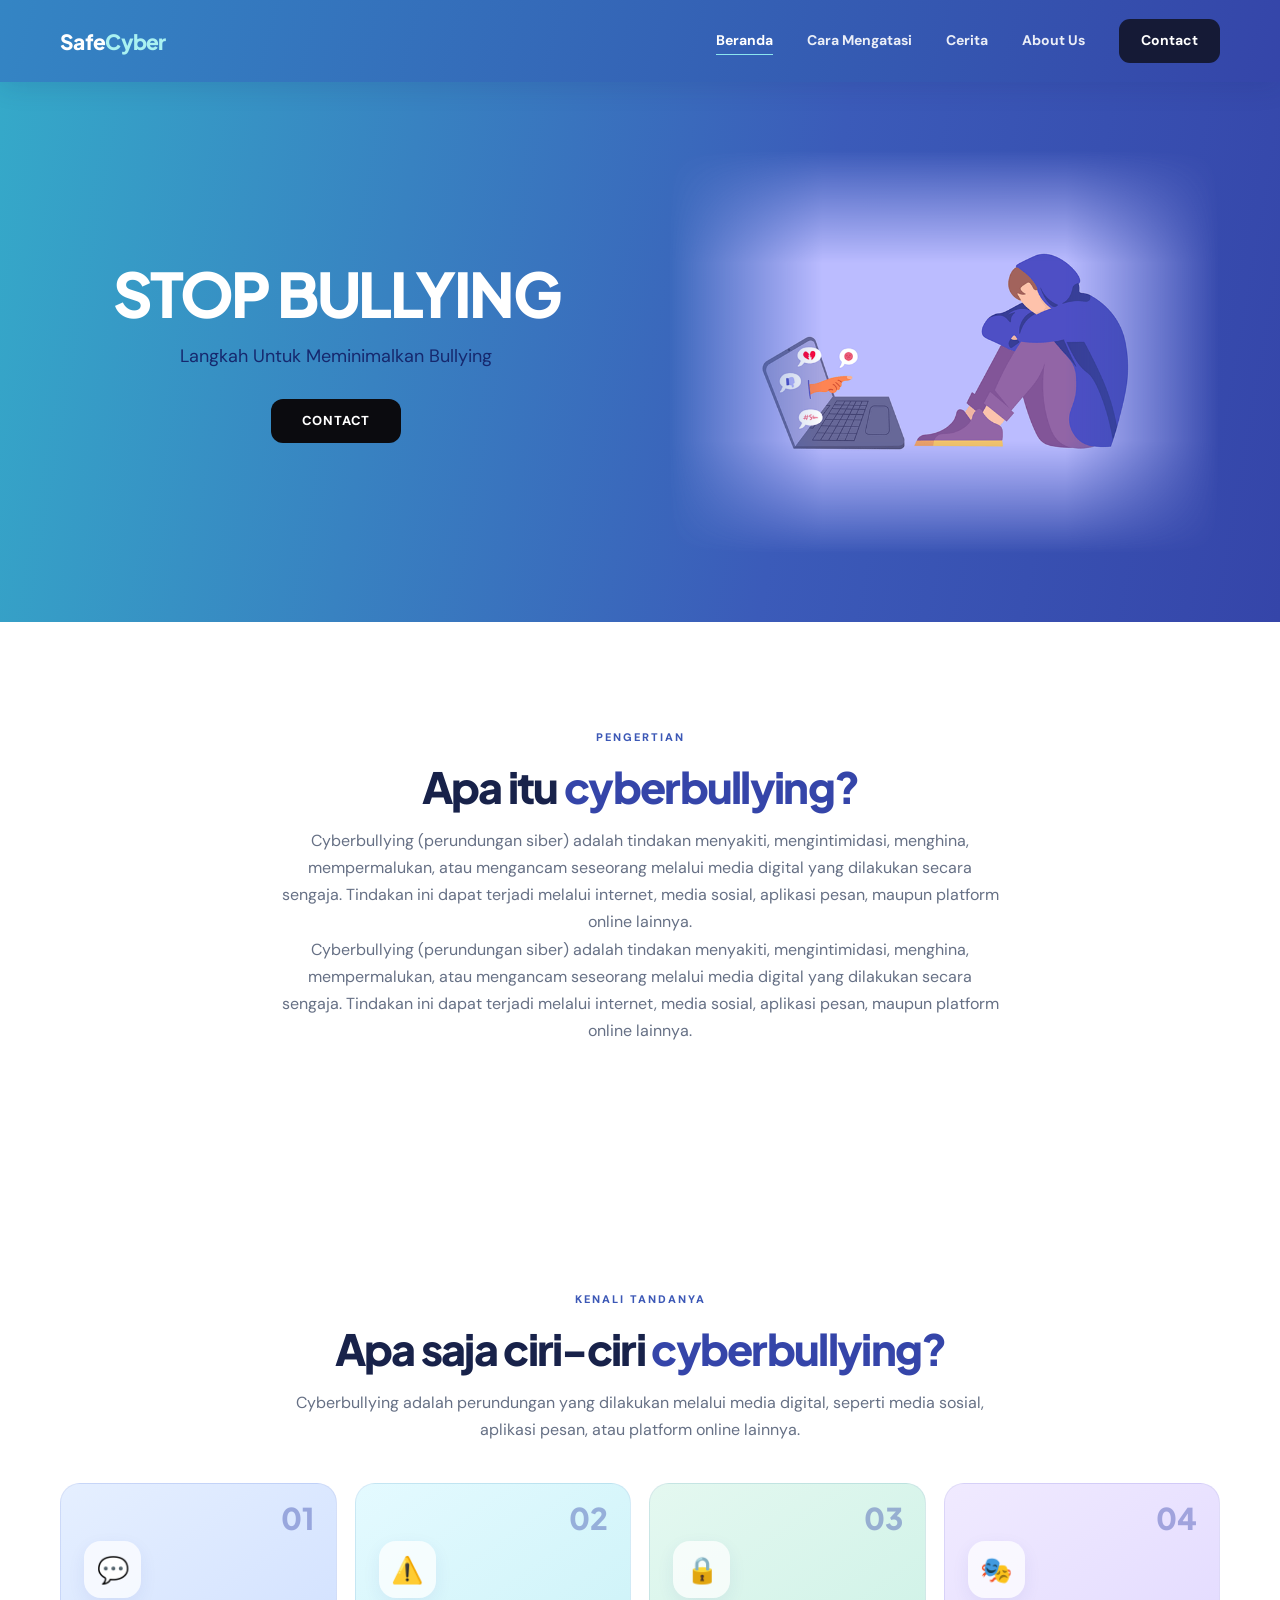
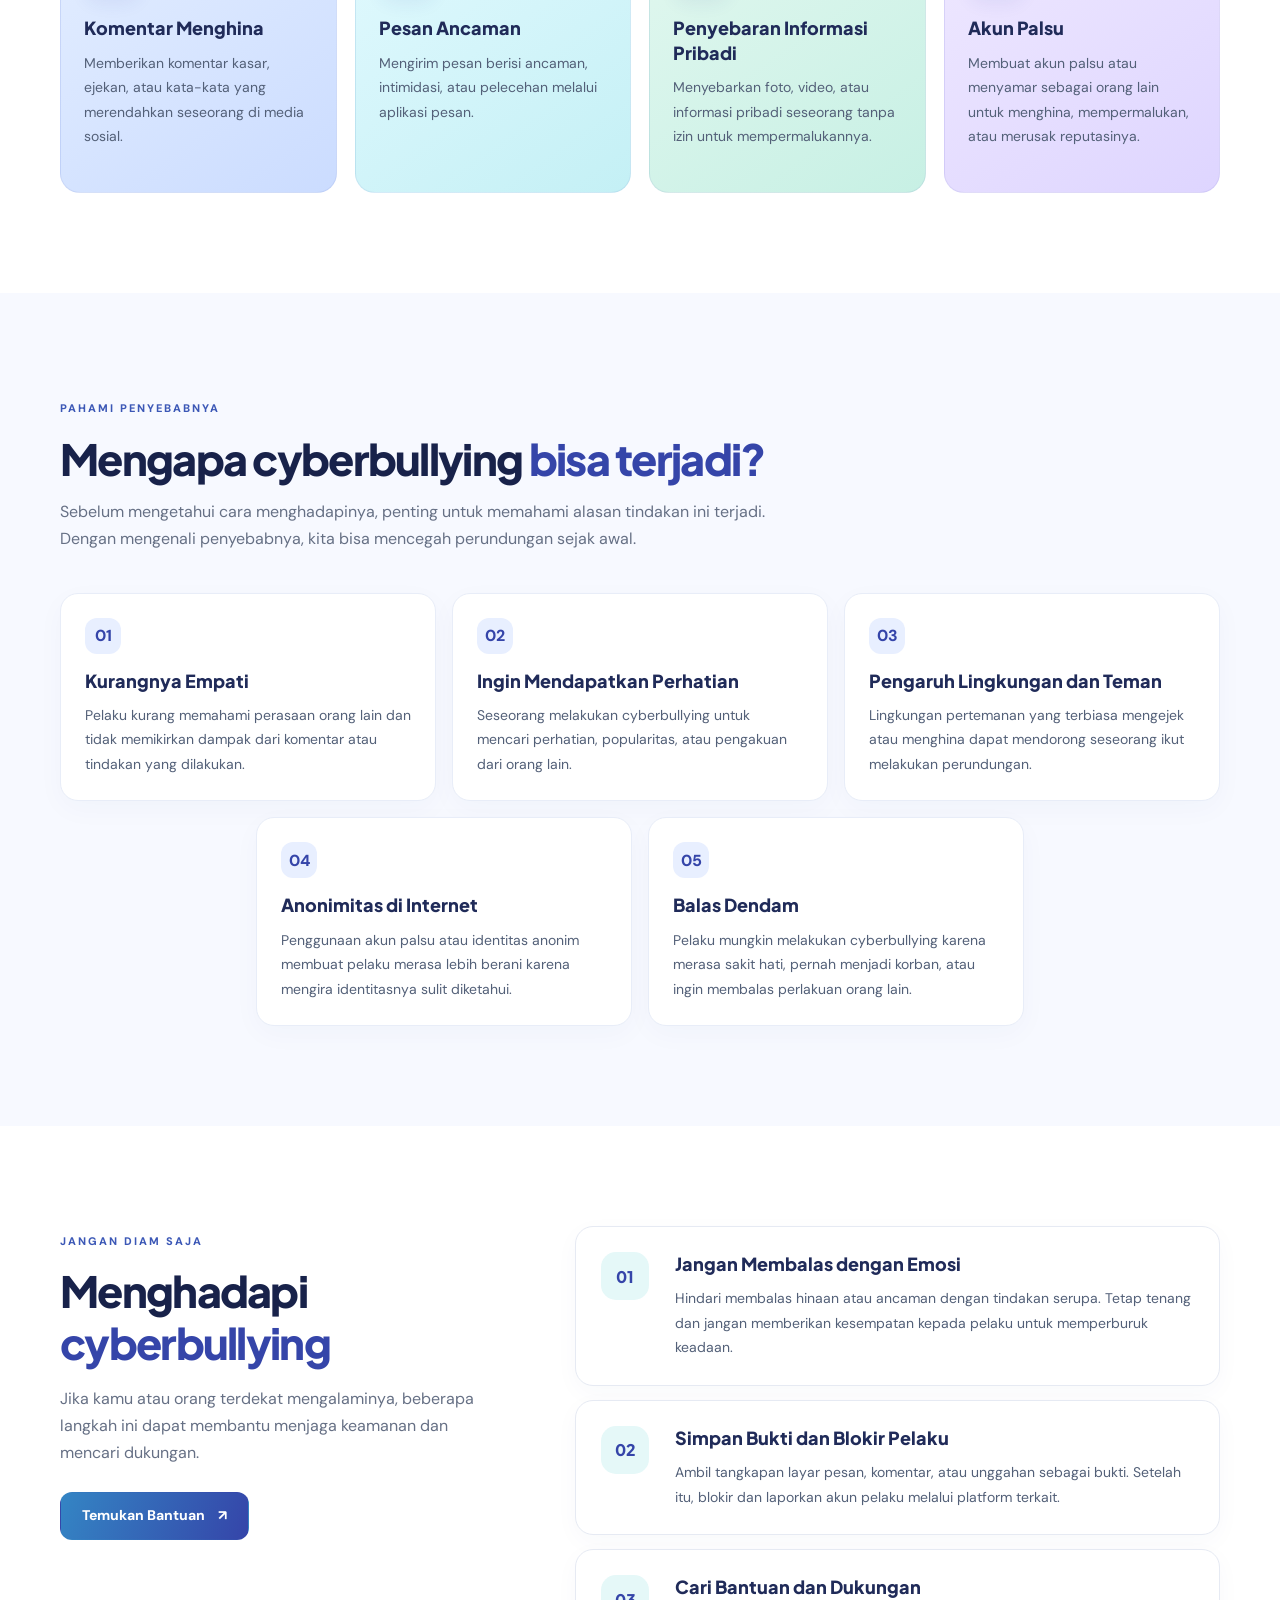
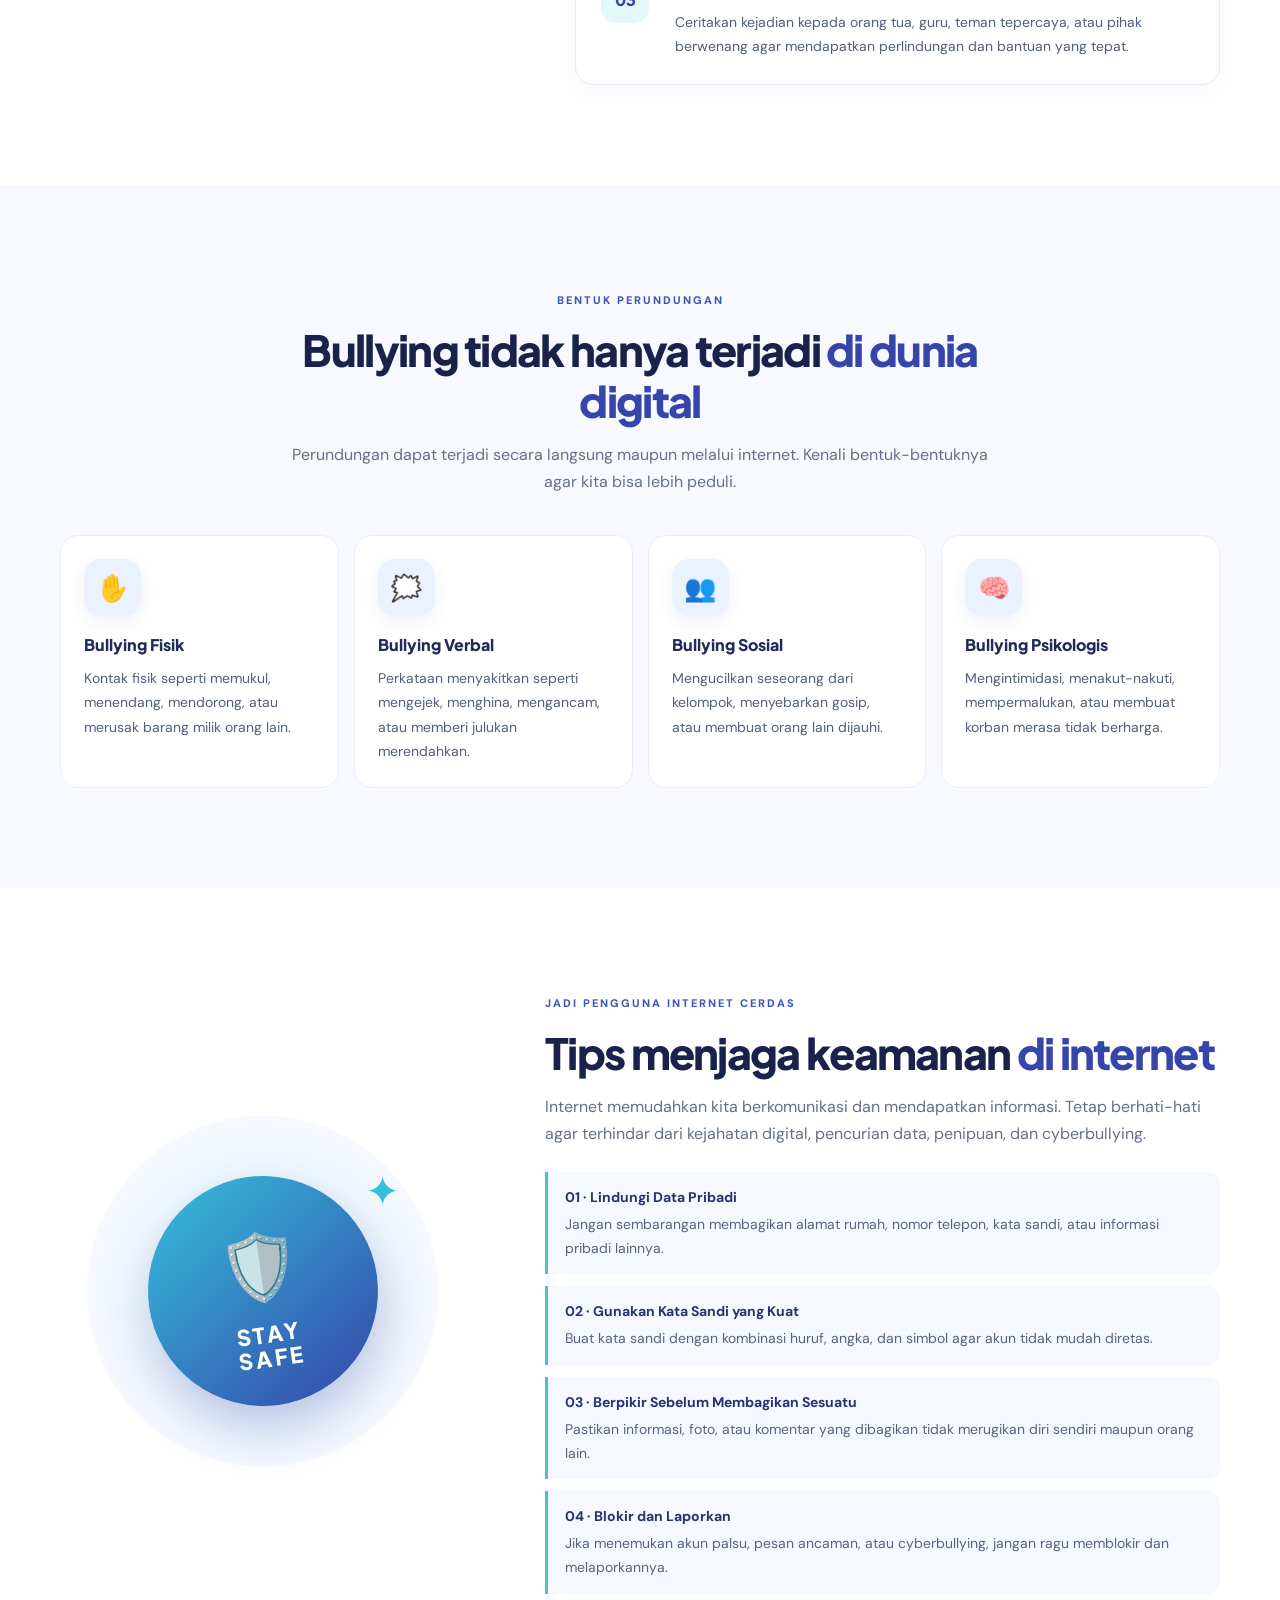
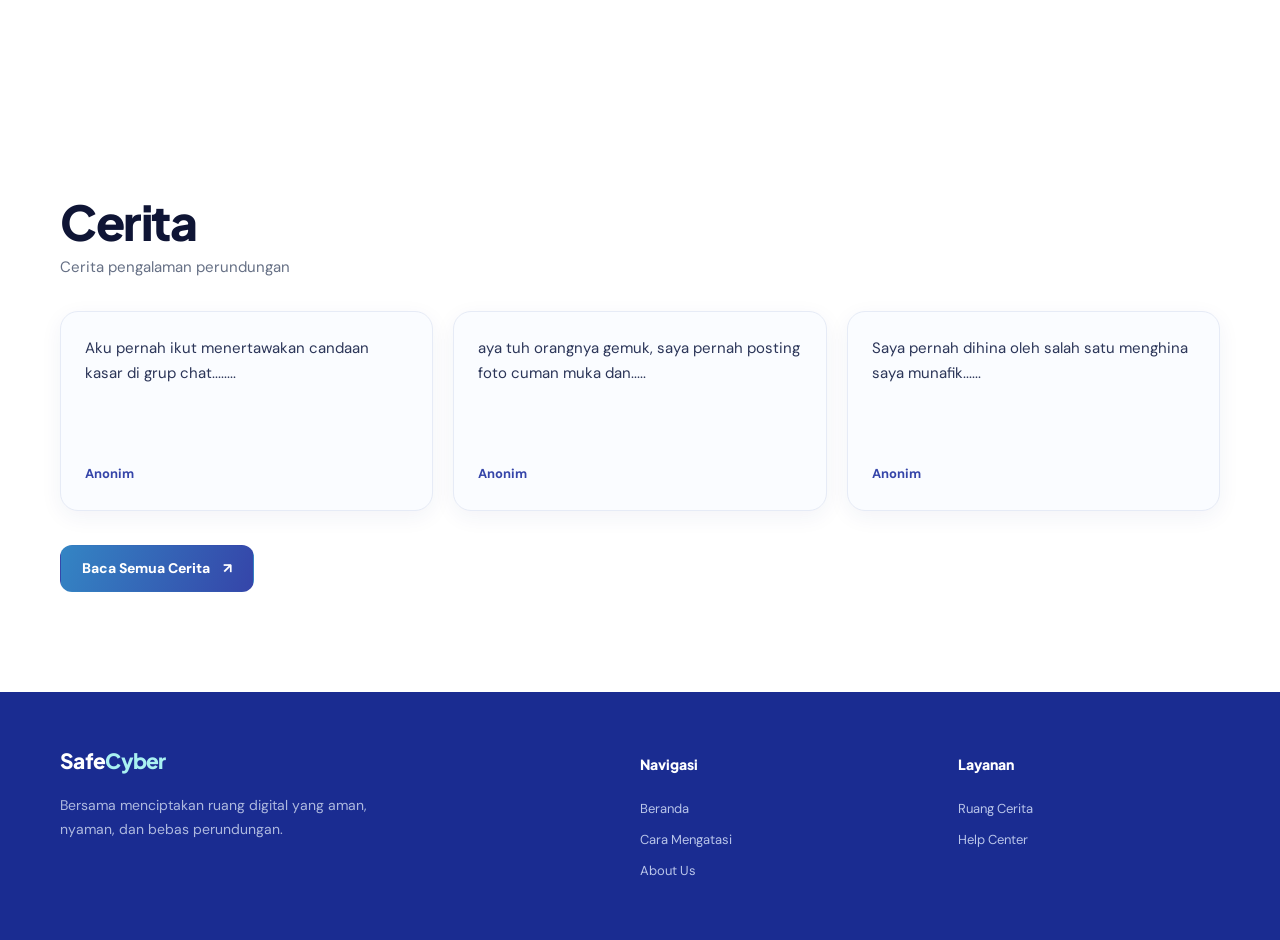
<file: index.html>
<!DOCTYPE html>

<html lang="id">
  
  <head>
    <meta charset="UTF-8">
    <meta name="viewport" content="width=device-width, initial-scale=1.0">
    <meta name="description" content="Safe Cyber — edukasi cyberbullying, cara menghadapinya, dan ruang aman untuk berbagi cerita.">
    <meta name="theme-color" content="#3545a9">
    <title>Safe Cyber | Berani Peduli, Berani Bersuara</title>
    <link rel="preconnect" href="https://fonts.googleapis.com">
    <link rel="preconnect" href="https://fonts.gstatic.com" crossorigin>
    <link href="https://fonts.googleapis.com/css2?family=DM+Sans:wght@400;500;600;700&amp;family=Plus+Jakarta+Sans:wght@400;500;600;700;800&amp;display=swap" rel="stylesheet">
    <link rel="stylesheet" href="style.css"> 
    <script src="script.js" defer></script>
  </head>
  <body>
    <header class="site-header">
      <div class="container nav-wrap">
        <a class="brand" href="index.html">
          <span>Safe<span>Cyber</span></span>
        </a>
        <button class="nav-toggle" aria-label="Buka navigasi" aria-expanded="false" aria-controls="main-nav"><i></i><i></i><i></i></button>
        <nav class="main-nav" id="main-nav">
          <a class="active" href="index.html">Beranda</a>
          <a href="#cara-mengatasi">Cara Mengatasi</a>
          <a href="ruang_cerita.html">Cerita</a>
          <a href="about.html">About Us</a>
          <a class="nav-cta" href="contact.html">Contact</a>
        </nav>
      </div>
    </header>
    <main>
      <section class="hero">
        <div class="container hero-grid">
          <div class="hero-copy">
            <h1>STOP BULLYING</h1>
            <p>Langkah Untuk Meminimalkan Bullying</p>
            <a class="btn btn-dark" href="contact.html">Contact</a>
          </div>
          <div class="hero-art">
            <img src="asset/hero.png" alt="ilustrasi contoh cyberbullying">
          </div>
        </div>
      </section>
      <section class="section">
        <div class="container">
          <div class="section-heading centered">
            <span class="eyebrow">PENGERTIAN</span>
            <h2>Apa itu <span>cyberbullying?</span></h2>
            <p>Cyberbullying (perundungan siber) adalah tindakan menyakiti, mengintimidasi, menghina, mempermalukan, atau mengancam seseorang melalui media digital yang dilakukan secara sengaja. Tindakan ini dapat terjadi melalui internet, media sosial, aplikasi pesan, maupun platform online lainnya.</p>
            <p> Cyberbullying (perundungan siber) adalah tindakan menyakiti, mengintimidasi, menghina, mempermalukan, atau mengancam seseorang melalui media digital yang dilakukan secara sengaja. Tindakan ini dapat terjadi melalui internet, media sosial, aplikasi pesan, maupun platform online lainnya.</p>  
          </div>
        </div>
      </section>
      <section class="section intro-section" id="kenali">
        <div class="container">
          <div class="section-heading centered">
            <span class="eyebrow">KENALI TANDANYA</span>
            <h2>Apa saja ciri-ciri <span>cyberbullying?</span></h2>
            <p>Cyberbullying adalah perundungan yang dilakukan melalui media digital, seperti media sosial, aplikasi pesan, atau platform online lainnya.</p>
          </div>
          <div class="feature-grid four-grid">
            <article class="feature-card tint-blue">
              <span class="card-number">01</span>
              <div class="feature-icon">💬</div>
              <h3>Komentar Menghina</h3>
              <p>Memberikan komentar kasar, ejekan, atau kata-kata yang merendahkan seseorang di media sosial.</p>
            </article>
            <article class="feature-card tint-cyan">
              <span class="card-number">02</span>
              <div class="feature-icon">⚠️</div>
              <h3>Pesan Ancaman</h3>
              <p>Mengirim pesan berisi ancaman, intimidasi, atau pelecehan melalui aplikasi pesan.</p>
            </article>
            <article class="feature-card tint-mint">
              <span class="card-number">03</span>
              <div class="feature-icon">🔒</div>
              <h3>Penyebaran Informasi Pribadi</h3>
              <p>Menyebarkan foto, video, atau informasi pribadi seseorang tanpa izin untuk mempermalukannya.</p>
            </article>
            <article class="feature-card tint-lilac">
              <span class="card-number">04</span>
              <div class="feature-icon">🎭</div>
              <h3>Akun Palsu</h3>
              <p>Membuat akun palsu atau menyamar sebagai orang lain untuk menghina, mempermalukan, atau merusak reputasinya.</p>
            </article>
          </div>
        </div>
      </section>
      <section class="section causes-section">
        <div class="container">
          <div class="section-heading">
            <span class="eyebrow">PAHAMI PENYEBABNYA</span>
            <h2>Mengapa cyberbullying <span>bisa terjadi?</span></h2>
            <p>Sebelum mengetahui cara menghadapinya, penting untuk memahami alasan tindakan ini terjadi. Dengan mengenali penyebabnya, kita bisa mencegah perundungan sejak awal.</p>
          </div>
          <div class="cause-grid">
            <article>
              <span>01</span>
              <h3>Kurangnya Empati</h3>
              <p>Pelaku kurang memahami perasaan orang lain dan tidak memikirkan dampak dari komentar atau tindakan yang dilakukan.</p>
            </article>
            <article>
              <span>02</span>
              <h3>Ingin Mendapatkan Perhatian</h3>
              <p>Seseorang melakukan cyberbullying untuk mencari perhatian, popularitas, atau pengakuan dari orang lain.</p>
            </article>
            <article>
              <span>03</span>
              <h3>Pengaruh Lingkungan dan Teman</h3>
              <p>Lingkungan pertemanan yang terbiasa mengejek atau menghina dapat mendorong seseorang ikut melakukan perundungan.</p>
            </article>
            <article>
              <span>04</span>
              <h3>Anonimitas di Internet</h3>
              <p>Penggunaan akun palsu atau identitas anonim membuat pelaku merasa lebih berani karena mengira identitasnya sulit diketahui.</p>
            </article>
            <article>
              <span>05</span>
              <h3>Balas Dendam</h3>
              <p>Pelaku mungkin melakukan cyberbullying karena merasa sakit hati, pernah menjadi korban, atau ingin membalas perlakuan orang lain.</p>
            </article>
          </div>
        </div>
      </section>
      <section class="section response-section" id="cara-mengatasi">
        <div class="container response-layout">
          <div class="response-heading">
            <span class="eyebrow">JANGAN DIAM SAJA</span>
            <h2>Menghadapi <span>cyberbullying</span></h2>
            <p>Jika kamu atau orang terdekat mengalaminya, beberapa langkah ini dapat membantu menjaga keamanan dan mencari dukungan.</p>
            <a class="btn btn-primary" href="contact.html">Temukan Bantuan <span>↗</span></a>
          </div>
          <div class="steps-list">
            <article>
              <span class="step-icon">01</span>
              <div>
                <h3>Jangan Membalas dengan Emosi</h3>
                <p>Hindari membalas hinaan atau ancaman dengan tindakan serupa. Tetap tenang dan jangan memberikan kesempatan kepada pelaku untuk memperburuk keadaan.</p>
              </div>
            </article>
            <article>
              <span class="step-icon">02</span>
              <div>
                <h3>Simpan Bukti dan Blokir Pelaku</h3>
                <p>Ambil tangkapan layar pesan, komentar, atau unggahan sebagai bukti. Setelah itu, blokir dan laporkan akun pelaku melalui platform terkait.</p>
              </div>
            </article>
            <article>
              <span class="step-icon">03</span>
              <div>
                <h3>Cari Bantuan dan Dukungan</h3>
                <p>Ceritakan kejadian kepada orang tua, guru, teman tepercaya, atau pihak berwenang agar mendapatkan perlindungan dan bantuan yang tepat.</p>
              </div>
            </article>
          </div>
        </div>
      </section>
      <section class="section bullying-section">
        <div class="container">
          <div class="section-heading centered">
            <span class="eyebrow">BENTUK PERUNDUNGAN</span>
            <h2>Bullying tidak hanya terjadi <span>di dunia digital</span></h2>
            <p>Perundungan dapat terjadi secara langsung maupun melalui internet. Kenali bentuk-bentuknya agar kita bisa lebih peduli.</p>
          </div>
          <div class="feature-grid four-grid compact-grid">
            <article class="mini-card">
              <div class="feature-icon">✋</div>
              <h3>Bullying Fisik</h3>
              <p>Kontak fisik seperti memukul, menendang, mendorong, atau merusak barang milik orang lain.</p>
            </article>
            <article class="mini-card">
              <div class="feature-icon">🗯️</div>
              <h3>Bullying Verbal</h3>
              <p>Perkataan menyakitkan seperti mengejek, menghina, mengancam, atau memberi julukan merendahkan.</p>
            </article>
            <article class="mini-card">
              <div class="feature-icon">👥</div>
              <h3>Bullying Sosial</h3>
              <p>Mengucilkan seseorang dari kelompok, menyebarkan gosip, atau membuat orang lain dijauhi.</p>
            </article>
            <article class="mini-card">
              <div class="feature-icon">🧠</div>
              <h3>Bullying Psikologis</h3>
              <p>Mengintimidasi, menakut-nakuti, mempermalukan, atau membuat korban merasa tidak berharga.</p>
            </article>
          </div>
        </div>
      </section>
      <section class="section safety-section">
        <div class="container safety-layout">
          <div class="safety-art">
            <div class="safety-circle"><span>🛡️</span><b>STAY<br>SAFE</b></div>
            <span class="safety-star">✦</span>
          </div>
          <div>
            <span class="eyebrow">JADI PENGGUNA INTERNET CERDAS</span>
            <h2>Tips menjaga keamanan <span>di internet</span></h2>
            <p class="section-lead">Internet memudahkan kita berkomunikasi dan mendapatkan informasi. Tetap berhati-hati agar terhindar dari kejahatan digital, pencurian data, penipuan, dan cyberbullying.</p>
            <div class="tips-list">
              <p><b>01 · Lindungi Data Pribadi</b> Jangan sembarangan membagikan alamat rumah, nomor telepon, kata sandi, atau informasi pribadi lainnya.</p>
              <p><b>02 · Gunakan Kata Sandi yang Kuat</b> Buat kata sandi dengan kombinasi huruf, angka, dan simbol agar akun tidak mudah diretas.</p>
              <p><b>03 · Berpikir Sebelum Membagikan Sesuatu</b> Pastikan informasi, foto, atau komentar yang dibagikan tidak merugikan diri sendiri maupun orang lain.</p>
              <p><b>04 · Blokir dan Laporkan</b> Jika menemukan akun palsu, pesan ancaman, atau cyberbullying, jangan ragu memblokir dan melaporkannya.</p>
            </div>
          </div>
        </div>
      </section>
      <section class="section stories-section" id="cerita">
        <div class="container">
          <h2 class="stories-title">Cerita</h2>
          <p class="stories-sub">Cerita pengalaman perundungan</p>
          <div class="story-cards">
            <article class="story-card">
              <p>Aku pernah ikut menertawakan candaan kasar di grup chat........</p>
              <span class="story-by">Anonim</span>
            </article>
            <article class="story-card">
              <p>aya tuh orangnya gemuk, saya pernah posting foto cuman muka dan.....</p>
              <span class="story-by">Anonim</span>
            </article>
            <article class="story-card">
              <p>Saya pernah dihina oleh salah satu menghina saya munafik......</p>
              <span class="story-by">Anonim</span>
            </article>
          </div>
          <div class="stories-more"><a class="btn btn-primary" href="ruang_cerita.html">Baca Semua Cerita <span>↗</span></a></div>
        </div>
      </section>
    </main>
    <footer class="site-footer">
      <div class="container footer-grid">
        <div class="footer-brand">
          <a class="brand" href="index.html">
            <span>Safe<span>Cyber</span></span>
          </a>
          <p>Bersama menciptakan ruang digital yang aman, nyaman, dan bebas perundungan.</p>
        </div>
        <div>
          <h3>Navigasi</h3>
          <a href="index.html">Beranda</a>
          <a href="#cara-mengatasi">Cara Mengatasi</a>
          <a href="about.html">About Us</a>
        </div>
        <div>
          <h3>Layanan</h3>
          <a href="ruang_cerita.html">Ruang Cerita</a>
          <a href="contact.html">Help Center</a>
        </div>
      </div>
    </footer>
  </body>
</html>
</file>
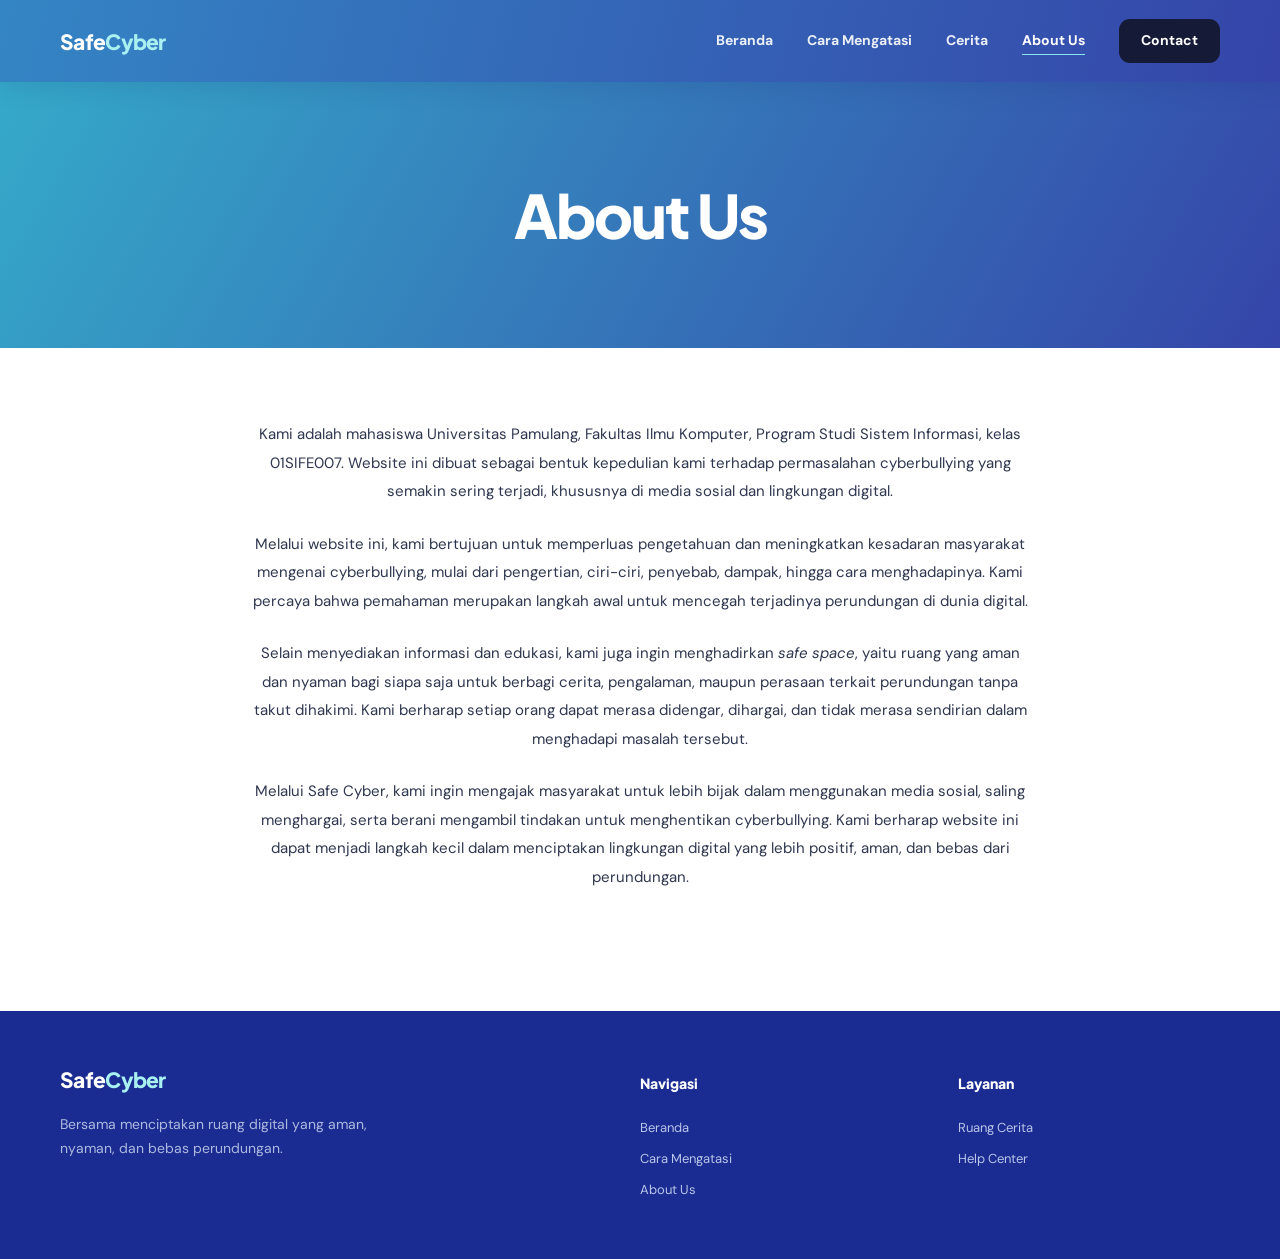
<file: about.html>
<!DOCTYPE html>
<html lang="id">
  <head>
    <meta charset="UTF-8">
    <meta name="viewport" content="width=device-width, initial-scale=1.0">
    <meta name="description" content="Tentang Safe Cyber dan tujuan kami membangun ruang digital yang aman.">
    <meta name="theme-color" content="#3545a9">
    <title>About Us | Safe Cyber</title>
    <link href="https://fonts.googleapis.com/css2?family=DM+Sans:wght@400;500;600;700&amp;family=Plus+Jakarta+Sans:wght@400;500;600;700;800&amp;display=swap" rel="stylesheet">
    <link rel="stylesheet" href="style.css">
    <script src="script.js" defer></script>
  </head>
  <body>
    <header class="site-header">
      <div class="container nav-wrap">
        <a class="brand" href="index.html">
          <span>Safe<span>Cyber</span></span>
        </a>
        <button class="nav-toggle" aria-label="Buka navigasi" aria-expanded="false" aria-controls="main-nav"><i></i><i></i><i></i></button>
        <nav class="main-nav" id="main-nav">
          <a href="index.html">Beranda</a>
          <a href="index.html#cara-mengatasi">Cara Mengatasi</a>
          <a href="ruang_cerita.html">Cerita</a>
          <a class="active" href="about.html">About Us</a>
          <a class="nav-cta" href="contact.html">Contact</a>
        </nav>
      </div>
    </header>
    <main>
      <section class="about-hero">
        <div class="container">
          <h1>About Us</h1>
        </div>
      </section>
      <section class="about-text">
        <div class="container about-narrow">
          <p>Kami adalah mahasiswa Universitas Pamulang, Fakultas Ilmu Komputer, Program Studi Sistem Informasi, kelas 01SIFE007. Website ini dibuat sebagai bentuk kepedulian kami terhadap permasalahan cyberbullying yang semakin sering terjadi, khususnya di media sosial dan lingkungan digital.</p>
          <p>Melalui website ini, kami bertujuan untuk memperluas pengetahuan dan meningkatkan kesadaran masyarakat mengenai cyberbullying, mulai dari pengertian, ciri-ciri, penyebab, dampak, hingga cara menghadapinya. Kami percaya bahwa pemahaman merupakan langkah awal untuk mencegah terjadinya perundungan di dunia digital.</p>
          <p>Selain menyediakan informasi dan edukasi, kami juga ingin menghadirkan <em>safe space</em>, yaitu ruang yang aman dan nyaman bagi siapa saja untuk berbagi cerita, pengalaman, maupun perasaan terkait perundungan tanpa takut dihakimi. Kami berharap setiap orang dapat merasa didengar, dihargai, dan tidak merasa sendirian dalam menghadapi masalah tersebut.</p>
          <p>Melalui Safe Cyber, kami ingin mengajak masyarakat untuk lebih bijak dalam menggunakan media sosial, saling menghargai, serta berani mengambil tindakan untuk menghentikan cyberbullying. Kami berharap website ini dapat menjadi langkah kecil dalam menciptakan lingkungan digital yang lebih positif, aman, dan bebas dari perundungan.</p>
        </div>
      </section>
    </main>
    <footer class="site-footer">
      <div class="container footer-grid">
        <div class="footer-brand">
          <a class="brand" href="index.html">
            <span>Safe<span>Cyber</span></span>
          </a>
          <p>Bersama menciptakan ruang digital yang aman, nyaman, dan bebas perundungan.</p>
        </div>
        <div>
          <h3>Navigasi</h3>
          <a href="index.html">Beranda</a>
          <a href="index.html#cara-mengatasi">Cara Mengatasi</a>
          <a href="about.html">About Us</a>
        </div>
        <div>
          <h3>Layanan</h3>
          <a href="ruang_cerita.html">Ruang Cerita</a>
          <a href="contact.html">Help Center</a>
        </div>
      </div>
    </footer>
  </body>
</html>
</file>
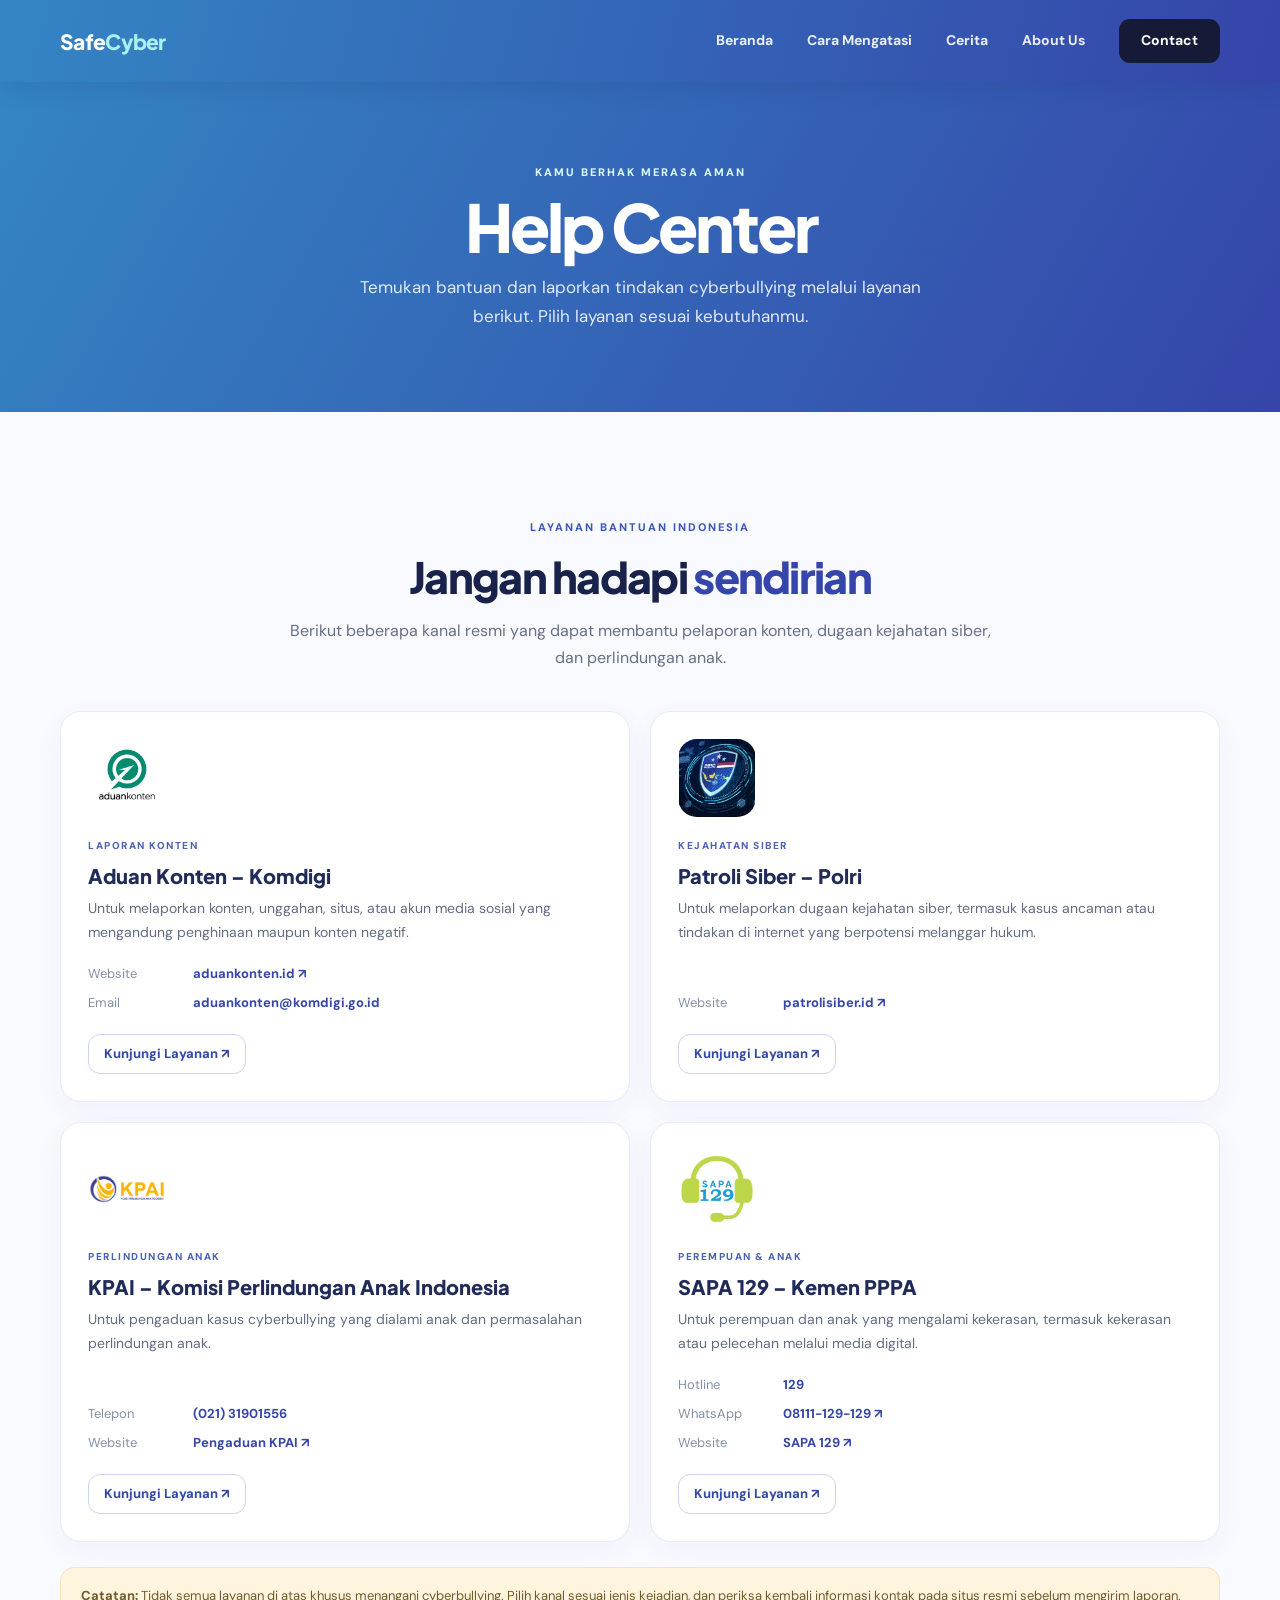
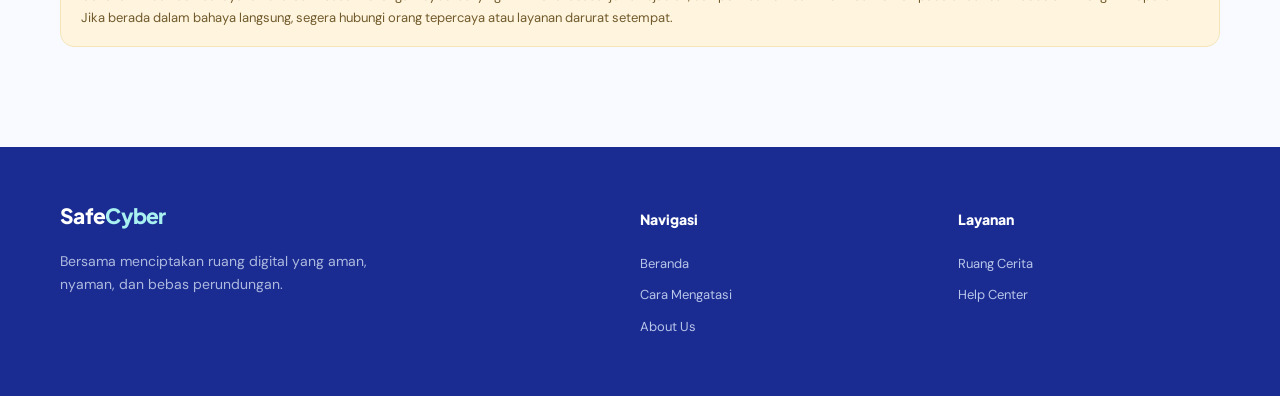
<file: contact.html>
<!DOCTYPE html>
<html lang="id">
  <head>
    <meta charset="UTF-8">
    <meta name="viewport" content="width=device-width, initial-scale=1.0">
    <meta name="description" content="Daftar layanan bantuan dan pengaduan untuk perundungan dan keamanan digital.">
    <meta name="theme-color" content="#3545a9">
    <title>Help Center | Safe Cyber</title>
    <link href="https://fonts.googleapis.com/css2?family=DM+Sans:wght@400;500;600;700&amp;family=Plus+Jakarta+Sans:wght@400;500;600;700;800&amp;display=swap" rel="stylesheet">
    <link rel="stylesheet" href="style.css">
    <script src="script.js" defer></script>
  </head>
  <body>
    <header class="site-header">
      <div class="container nav-wrap">
        <a class="brand" href="index.html">
          <span>Safe<span>Cyber</span></span>
        </a>
        <button class="nav-toggle" aria-label="Buka navigasi" aria-expanded="false" aria-controls="main-nav"><i></i><i></i><i></i></button>
        <nav class="main-nav" id="main-nav">
          <a href="index.html">Beranda</a>
          <a href="index.html#cara-mengatasi">Cara Mengatasi</a>
          <a href="ruang_cerita.html">Cerita</a>
          <a href="about.html">About Us</a>
          <a class="nav-cta active" href="contact.html">Contact</a>
        </nav>
      </div>
    </header>
    <main>
      <section class="page-hero contact-hero">
        <div class="container page-hero-inner">
          <span class="eyebrow eyebrow-light">KAMU BERHAK MERASA AMAN</span>
          <h1>Help Center</h1>
          <p>Temukan bantuan dan laporkan tindakan cyberbullying melalui layanan berikut. Pilih layanan sesuai kebutuhanmu.</p>
        </div>
      </section>
      <section class="section help-section">
        <div class="container">
          <div class="section-heading centered">
            <span class="eyebrow">LAYANAN BANTUAN INDONESIA</span>
            <h2>Jangan hadapi <span>sendirian</span></h2>
            <p>Berikut beberapa kanal resmi yang dapat membantu pelaporan konten, dugaan kejahatan siber, dan perlindungan anak.</p>
          </div>
          <div class="help-grid">
            <article class="help-card">
              <img class="help-logo" src="asset/aduankonten.jfif" alt="Logo Komdigi">
              <span class="help-tag">LAPORAN KONTEN</span>
              <h3>Aduan Konten – Komdigi</h3>
              <p>Untuk melaporkan konten, unggahan, situs, atau akun media sosial yang mengandung penghinaan maupun konten negatif.</p>
              <div class="help-details"><span>Website</span><a href="https://aduankonten.id/" target="_blank" rel="noopener noreferrer">aduankonten.id ↗</a><span>Email</span><a href="mailto:aduankonten@komdigi.go.id">aduankonten@komdigi.go.id</a></div>
              <a class="btn btn-outline" href="https://aduankonten.id/" target="_blank" rel="noopener noreferrer">Kunjungi Layanan ↗</a>
            </article>
            <article class="help-card">
              <img class="help-logo" src="asset/siber polri.jfif" alt="Logo Polri Patroli Siber">
              <span class="help-tag">KEJAHATAN SIBER</span>
              <h3>Patroli Siber – Polri</h3>
              <p>Untuk melaporkan dugaan kejahatan siber, termasuk kasus ancaman atau tindakan di internet yang berpotensi melanggar hukum.</p>
              <div class="help-details"><span>Website</span><a href="https://patrolisiber.id/" target="_blank" rel="noopener noreferrer">patrolisiber.id ↗</a></div>
              <a class="btn btn-outline" href="https://patrolisiber.id/" target="_blank" rel="noopener noreferrer">Kunjungi Layanan ↗</a>
            </article>
            <article class="help-card">
              <img class="help-logo" src="asset/kpai.jfif" alt="Logo KPAI">
              <span class="help-tag">PERLINDUNGAN ANAK</span>
              <h3>KPAI – Komisi Perlindungan Anak Indonesia</h3>
              <p>Untuk pengaduan kasus cyberbullying yang dialami anak dan permasalahan perlindungan anak.</p>
              <div class="help-details"><span>Telepon</span><a href="tel:+622131901556">(021) 31901556</a><span>Website</span><a href="https://pengaduan.kpai.go.id/" target="_blank" rel="noopener noreferrer">Pengaduan KPAI ↗</a></div>
              <a class="btn btn-outline" href="https://pengaduan.kpai.go.id/" target="_blank" rel="noopener noreferrer">Kunjungi Layanan ↗</a>
            </article>
            <article class="help-card">
              <img class="help-logo" src="asset/sapai.jfif" alt="Logo SAPA 129">
              <span class="help-tag">PEREMPUAN &amp; ANAK</span>
              <h3>SAPA 129 – Kemen PPPA</h3>
              <p>Untuk perempuan dan anak yang mengalami kekerasan, termasuk kekerasan atau pelecehan melalui media digital.</p>
              <div class="help-details"><span>Hotline</span><a href="tel:129">129</a><span>WhatsApp</span><a href="https://wa.me/628111129129" target="_blank" rel="noopener noreferrer">08111-129-129 ↗</a><span>Website</span><a href="https://laporsapa129.kemenpppa.go.id/" target="_blank" rel="noopener noreferrer">SAPA 129 ↗</a></div>
              <a class="btn btn-outline" href="https://laporsapa129.kemenpppa.go.id/" target="_blank" rel="noopener noreferrer">Kunjungi Layanan ↗</a>
            </article>
          </div>
          <p class="help-note"><b>Catatan:</b> Tidak semua layanan di atas khusus menangani cyberbullying. Pilih kanal sesuai jenis kejadian, dan periksa kembali informasi kontak pada situs resmi sebelum mengirim laporan. Jika berada dalam bahaya langsung, segera hubungi orang tepercaya atau layanan darurat setempat.</p>
        </div>
      </section>
    </main>
    <footer class="site-footer">
      <div class="container footer-grid">
        <div class="footer-brand">
          <a class="brand" href="index.html">
            <span>Safe<span>Cyber</span></span>
          </a>
          <p>Bersama menciptakan ruang digital yang aman, nyaman, dan bebas perundungan.</p>
        </div>
        <div>
          <h3>Navigasi</h3>
          <a href="index.html">Beranda</a>
          <a href="index.html#cara-mengatasi">Cara Mengatasi</a>
          <a href="about.html">About Us</a>
        </div>
        <div>
          <h3>Layanan</h3>
          <a href="ruang_cerita.html">Ruang Cerita</a>
          <a href="contact.html">Help Center</a>
        </div>
      </div>
    </footer>
  </body>
</html>
</file>
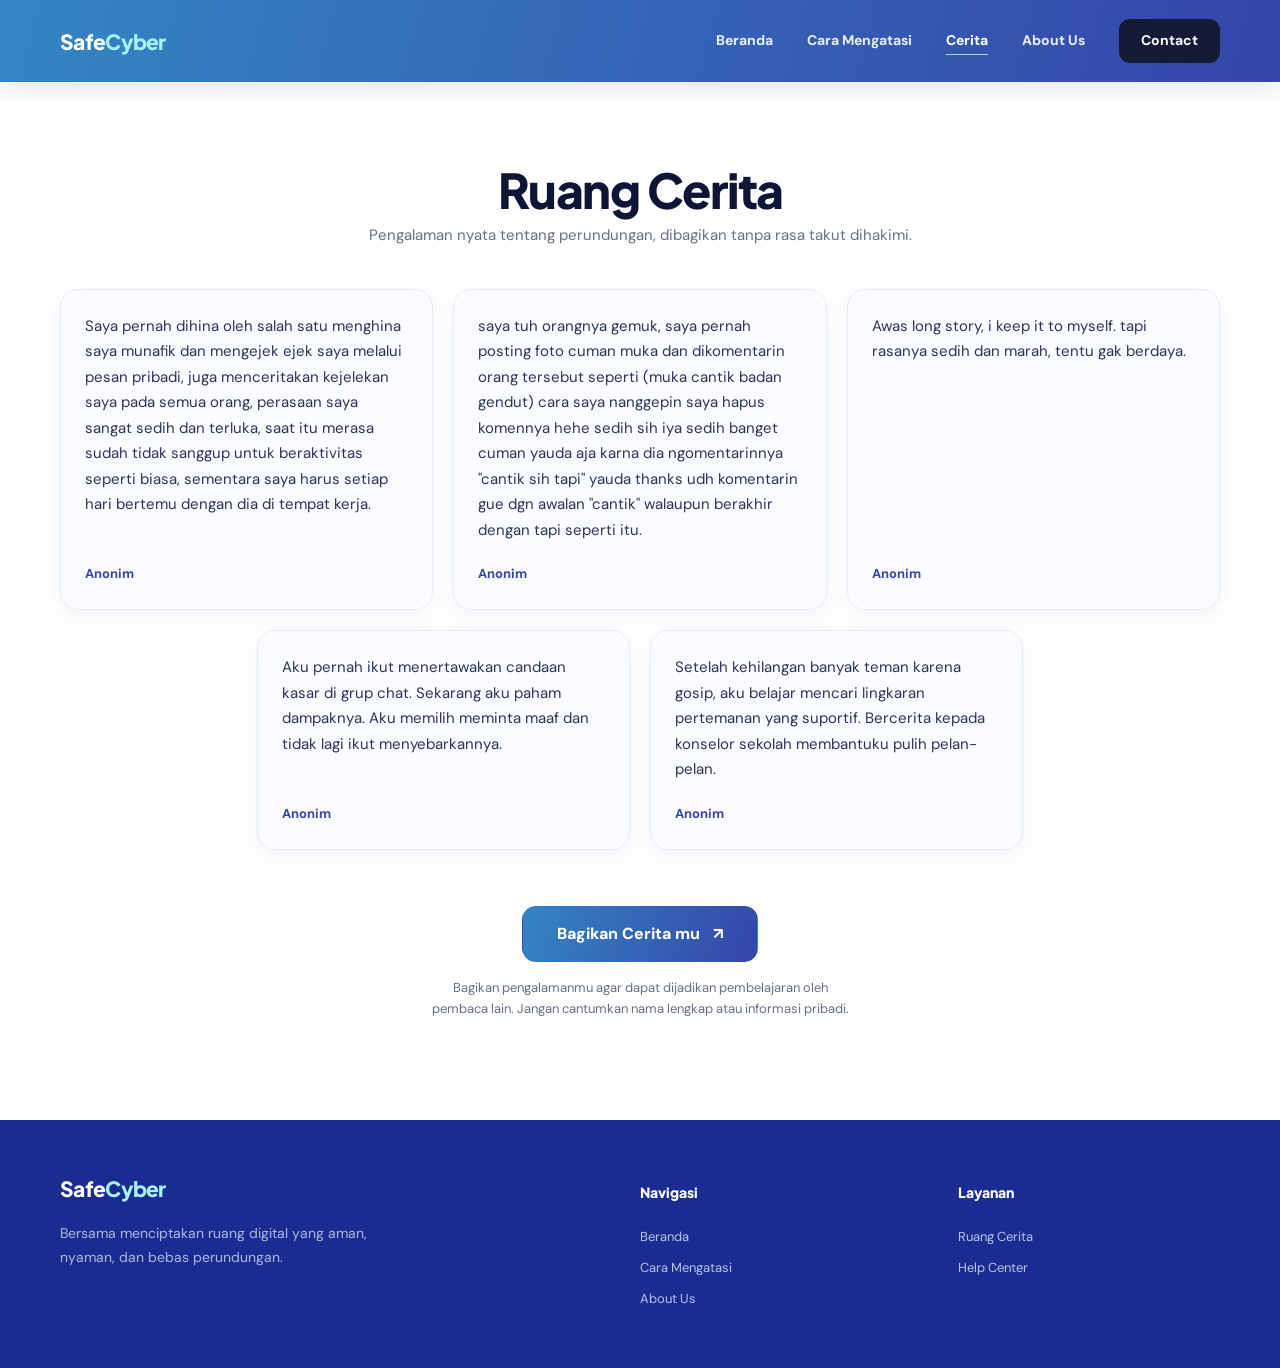
<file: ruang_cerita.html>
<!DOCTYPE html>
<html lang="id">
  <head>
    <meta charset="UTF-8">
    <meta name="viewport" content="width=device-width, initial-scale=1.0">
    <meta name="description" content="Ruang Cerita Safe Cyber — tempat berbagi pengalaman dan dukungan terkait perundungan.">
    <meta name="theme-color" content="#3545a9">
    <title>Ruang Cerita | Safe Cyber</title>
    <link href="https://fonts.googleapis.com/css2?family=DM+Sans:wght@400;500;600;700&amp;family=Plus+Jakarta+Sans:wght@400;500;600;700;800&amp;display=swap" rel="stylesheet">
    <link rel="stylesheet" href="style.css">
    <script src="script.js" defer></script>
  </head>
  <body>
    <header class="site-header">
      <div class="container nav-wrap">
        <a class="brand" href="index.html">
          <span>Safe<span>Cyber</span></span>
        </a>
        <button class="nav-toggle" aria-label="Buka navigasi" aria-expanded="false" aria-controls="main-nav"><i></i><i></i><i></i></button>
        <nav class="main-nav" id="main-nav">
          <a href="index.html">Beranda</a>
          <a href="index.html#cara-mengatasi">Cara Mengatasi</a>
          <a class="active" href="ruang_cerita.html">Cerita</a>
          <a href="about.html">About Us</a>
          <a class="nav-cta" href="contact.html">Contact</a>
        </nav>
      </div>
    </header>
    <main>
      <section class="story-page">
        <div class="container">
          <h1 class="stories-title">Ruang Cerita</h1>
          <p class="stories-sub">Pengalaman nyata tentang perundungan, dibagikan tanpa rasa takut dihakimi.</p>
          <!-- Contoh cerita. Ganti dengan cerita asli dari Google Form (tanpa data pribadi). -->
          <div class="story-cards story-cards-5">
            <article class="story-card">
              <p>Saya pernah dihina oleh salah satu menghina saya munafik dan mengejek ejek saya melalui pesan pribadi, juga menceritakan kejelekan saya pada semua orang, perasaan saya sangat sedih dan terluka, saat itu merasa sudah tidak sanggup untuk beraktivitas seperti biasa, sementara saya harus setiap hari bertemu dengan dia di tempat kerja.</p>
              <span class="story-by">Anonim</span>
            </article>
            <article class="story-card">
              <p>saya tuh orangnya gemuk, saya pernah posting foto cuman muka dan dikomentarin orang tersebut seperti (muka cantik badan gendut) cara saya nanggepin saya hapus komennya hehe sedih sih iya sedih banget cuman yauda aja karna dia ngomentarinnya "cantik sih tapi" yauda thanks udh komentarin gue dgn awalan "cantik" walaupun berakhir dengan tapi seperti itu.</p>
              <span class="story-by">Anonim</span>
            </article>
            <article class="story-card">
              <p>Awas long story, i keep it to myself. tapi rasanya sedih dan marah, tentu gak berdaya.</p>
              <span class="story-by">Anonim</span>
            </article>
            <article class="story-card">
              <p>Aku pernah ikut menertawakan candaan kasar di grup chat. Sekarang aku paham dampaknya. Aku memilih meminta maaf dan tidak lagi ikut menyebarkannya.</p>
              <span class="story-by">Anonim</span>
            </article>
            <article class="story-card">
              <p>Setelah kehilangan banyak teman karena gosip, aku belajar mencari lingkaran pertemanan yang suportif. Bercerita kepada konselor sekolah membantuku pulih pelan-pelan.</p>
              <span class="story-by">Anonim</span>
            </article>
          </div>
          <div class="story-cta">
            <a class="btn btn-primary btn-lg" href="https://docs.google.com/forms/d/e/1FAIpQLSfwipNcO-vRG4G_mGb6EMMJdVIzbm6tqAcdLUubsOT1Ydh1OQ/viewform?usp=header" target="_blank" rel="noopener noreferrer">Bagikan Cerita mu <span>↗</span></a>
            <p>Bagikan pengalamanmu agar dapat dijadikan pembelajaran oleh pembaca lain. Jangan cantumkan nama lengkap atau informasi pribadi.</p>
          </div>
        </div>
      </section>
    </main>
    <footer class="site-footer">
      <div class="container footer-grid">
        <div class="footer-brand">
          <a class="brand" href="index.html">
            <span>Safe<span>Cyber</span></span>
          </a>
          <p>Bersama menciptakan ruang digital yang aman, nyaman, dan bebas perundungan.</p>
        </div>
        <div>
          <h3>Navigasi</h3>
          <a href="index.html">Beranda</a>
          <a href="index.html#cara-mengatasi">Cara Mengatasi</a>
          <a href="about.html">About Us</a>
        </div>
        <div>
          <h3>Layanan</h3>
          <a href="ruang_cerita.html">Ruang Cerita</a>
          <a href="contact.html">Help Center</a>
        </div>
      </div>
    </footer>
  </body>
</html>
</file>
<file: style.css>
/* ===== Variabel & reset ===== */

:root {
  --navy: #202b72;
  --blue: #3545a9;
  --blue2: #3485c4;
  --cyan: #35bfdc;
  --ink: #17203d;
  --muted: #667085;
  --pale: #f5f8ff;
  --line: #e6eaf3;
  --white: #fff;
  --mint: #dff8f1;
  --shadow: 0 18px 50px rgba(37, 55, 120, .10);
  --radius: 22px;
}

* {
  box-sizing: border-box;
}

html {
  scroll-behavior: smooth;
  scroll-padding-top: 95px;
}

body {
  margin: 0;
  color: var(--ink);
  background: #fff;
  font-family: 'DM Sans', Arial, sans-serif;
  font-size: 16px;
  line-height: 1.7;
}

img {
  max-width: 100%;
  display: block;
}

a {
  color: inherit;
  text-decoration: none;
}

button,
input,
select,
textarea {
  font: inherit;
}

.container {
  width: min(1160px, calc(100% - 48px));
  margin-inline: auto;
}

/* ===== Header & navigasi ===== */

.site-header {
  height: 82px;
  position: sticky;
  top: 0;
  z-index: 50;
  background: linear-gradient(105deg, #3485c4, #3545a9);
  box-shadow: 0 5px 24px rgba(25, 38, 104, .13);
}

.nav-wrap {
  height: 100%;
  display: flex;
  align-items: center;
  justify-content: space-between;
}

.brand {
  display: inline-flex;
  align-items: center;
  gap: 10px;
  color: #fff;
  font: 800 21px 'Plus Jakarta Sans', sans-serif;
  letter-spacing: -.7px;
}

.brand img {
  width: 39px;
  height: 39px;
}

.brand > span > span {
  color: #a9f1f1;
}

.main-nav {
  display: flex;
  align-items: center;
  gap: 34px;
  color: #fff;
  font-size: 14px;
  font-weight: 700;
}

.main-nav > a:not(.nav-cta) {
  opacity: .9;
  transition: opacity .2s;
}

.main-nav > a:hover,
.main-nav > a.active {
  opacity: 1;
}

.main-nav > a.active:not(.nav-cta) {
  text-decoration: underline;
  text-decoration-color: #8ce6ef;
  text-underline-offset: 9px;
}

.nav-cta {
  padding: 10px 22px;
  border-radius: 11px;
  background: #151a36;
  color: #fff;
  transition: transform .2s, background .2s;
}

.nav-cta:hover {
  background: #080d24;
  transform: translateY(-2px);
}

.nav-toggle {
  display: none;
  border: 0;
  background: transparent;
  padding: 8px;
  cursor: pointer;
}

.nav-toggle i {
  display: block;
  width: 25px;
  height: 2px;
  background: #fff;
  margin: 5px;
  border-radius: 3px;
}

/* ===== Label & tombol ===== */

.eyebrow {
  display: inline-block;
  color: #3c58b6;
  font-size: 11px;
  font-weight: 800;
  letter-spacing: 2px;
  line-height: 1.5;
}

.eyebrow-light {
  color: #d9faff;
}

.btn {
  display: inline-flex;
  align-items: center;
  justify-content: center;
  gap: 13px;
  padding: 13px 21px;
  border-radius: 12px;
  font-size: 14px;
  font-weight: 800;
  line-height: 1.4;
  border: 1px solid transparent;
  cursor: pointer;
  transition: transform .2s, box-shadow .2s, background .2s;
}

.btn:hover {
  transform: translateY(-2px);
  box-shadow: 0 10px 24px rgba(28, 48, 120, .16);
}

.btn-dark {
  background: #171d39;
  color: #fff;
}

.btn-primary {
  background: linear-gradient(110deg, #3485c4, #3545a9);
  color: #fff;
}

.btn-outline {
  border-color: #cbd4ee;
  color: #3449a6;
  background: #fff;
  padding: 10px 15px;
  font-size: 13px;
}

/* ===== Section umum & kartu ===== */

.section {
  padding: 100px 0;
}

.section-heading {
  max-width: 720px;
  margin-bottom: 40px;
}

.section-heading.centered {
  text-align: center;
  margin-inline: auto;
}

.section-heading h2,
.response-heading h2,
.safety-layout h2,
.about-copy h2 {
  font: 800 clamp(30px, 4vw, 43px)/1.2 'Plus Jakarta Sans', sans-serif;
  letter-spacing: -1.7px;
  margin: 12px 0 14px;
  color: #18224a;
}

.section-heading h2 span,
.response-heading h2 span,
.safety-layout h2 span,
.about-copy h2 span {
  color: #3545a9;
}

.section-heading > p,
.section-lead {
  color: var(--muted);
  margin: 0;
  font-size: 16px;
}

.feature-grid {
  display: grid;
  gap: 18px;
}

.four-grid {
  grid-template-columns: repeat(4, 1fr);
}

.feature-card {
  min-height: 310px;
  padding: 27px 23px;
  border-radius: 20px;
  position: relative;
  overflow: hidden;
  border: 1px solid rgba(53, 69, 169, .08);
  transition: transform .25s, box-shadow .25s;
}

.feature-card:hover,
.mini-card:hover {
  transform: translateY(-6px);
  box-shadow: var(--shadow);
}

.tint-blue {
  background: linear-gradient(145deg, #e5efff, #cbdcff);
}

.tint-cyan {
  background: linear-gradient(145deg, #e4faff, #c4f0f5);
}

.tint-mint {
  background: linear-gradient(145deg, #e4f8f0, #c7f0e4);
}

.tint-lilac {
  background: linear-gradient(145deg, #f0eaff, #ded5ff);
}

.card-number {
  position: absolute;
  right: 22px;
  top: 15px;
  color: #3545a966;
  font: 800 30px 'Plus Jakarta Sans';
}

.feature-icon {
  width: 57px;
  height: 57px;
  border-radius: 17px;
  background: #ffffffb8;
  display: grid;
  place-items: center;
  font-size: 26px;
  margin: 30px 0 18px;
  box-shadow: 0 6px 18px #263c9612;
}

.feature-card h3,
.mini-card h3,
.cause-grid h3,
.steps-list h3,
.help-card h3 {
  font: 800 18px/1.35 'Plus Jakarta Sans', sans-serif;
  margin: 0 0 10px;
  color: #202b59;
}

.feature-card p,
.mini-card p,
.cause-grid p,
.steps-list p {
  font-size: 14px;
  color: #536078;
  margin: 0;
  line-height: 1.75;
}

/* ===== Section Beranda lainnya ===== */

.causes-section {
  background: #f7f9ff;
}

.cause-grid {
  display: grid;
  grid-template-columns: repeat(6, 1fr);
  gap: 16px;
}

.cause-grid article {
  grid-column: span 2;
  min-height: 205px;
  padding: 24px;
  background: #fff;
  border: 1px solid #e8edf8;
  border-radius: 18px;
  box-shadow: 0 8px 28px #283c7b08;
}

.cause-grid article:nth-child(4) {
  grid-column: 2/span 2;
}

.cause-grid article:nth-child(5) {
  grid-column: 4/span 2;
}

.cause-grid article > span {
  display: grid;
  place-items: center;
  width: 36px;
  height: 36px;
  border-radius: 12px;
  background: #e8efff;
  color: #3545a9;
  font-weight: 800;
  margin-bottom: 15px;
}

.response-layout {
  display: grid;
  grid-template-columns: .8fr 1.2fr;
  gap: 85px;
  align-items: start;
}

.response-heading {
  position: sticky;
  top: 115px;
}

.response-heading > p {
  color: var(--muted);
  margin-bottom: 26px;
}

.steps-list {
  display: grid;
  gap: 14px;
}

.steps-list article {
  display: grid;
  grid-template-columns: 54px 1fr;
  gap: 20px;
  padding: 25px;
  border: 1px solid var(--line);
  border-radius: 18px;
  background: #fff;
  box-shadow: 0 7px 25px #283c7b08;
}

.step-icon {
  width: 48px;
  height: 48px;
  border-radius: 15px;
  background: #e5f8f8;
  color: #3545a9;
  display: grid;
  place-items: center;
  font: 800 16px 'Plus Jakarta Sans';
}

.bullying-section {
  background: #f7f9ff;
}

.compact-grid {
  gap: 15px;
}

.mini-card {
  padding: 23px;
  background: #fff;
  border: 1px solid #e9edf6;
  border-radius: 18px;
  transition: transform .25s, box-shadow .25s;
}

.mini-card .feature-icon {
  margin: 0 0 18px;
  background: #eaf2ff;
}

.mini-card h3 {
  font-size: 16px;
}

.safety-layout {
  display: grid;
  grid-template-columns: .75fr 1.25fr;
  gap: 80px;
  align-items: center;
}

.safety-art {
  min-height: 350px;
  display: grid;
  place-items: center;
  position: relative;
  background: radial-gradient(circle, #e3f8f7 0, #f5f8ff 65%, transparent 66%);
}

.safety-circle {
  width: 230px;
  height: 230px;
  border-radius: 50%;
  background: linear-gradient(145deg, #35bfdc, #3545a9);
  display: flex;
  flex-direction: column;
  align-items: center;
  justify-content: center;
  color: #fff;
  box-shadow: 0 22px 50px #3545a94a;
  transform: rotate(-8deg);
}

.safety-circle span {
  font-size: 65px;
}

.safety-circle b {
  font: 800 22px/1.1 'Plus Jakarta Sans';
  letter-spacing: 3px;
  text-align: center;
}

.safety-star {
  position: absolute;
  top: 40px;
  right: 16%;
  font-size: 42px;
  color: #35bfdc;
}

.tips-list {
  display: grid;
  gap: 12px;
  margin-top: 25px;
}

.tips-list p {
  margin: 0;
  padding: 14px 17px;
  border-left: 3px solid #47c1d0;
  background: #f5f8ff;
  border-radius: 0 12px 12px 0;
  color: #59647c;
  font-size: 14px;
}

.tips-list b {
  display: block;
  color: #25346f;
  margin-bottom: 3px;
}

/* ===== Footer ===== */

.site-footer {
  background: #1a2c91;
  color: #dce3ff;
  padding: 55px 0 20px;
}

.footer-grid {
  display: grid;
  grid-template-columns: 2fr 1fr 1fr;
  gap: 55px;
  padding-bottom: 38px;
}

.footer-brand p {
  max-width: 340px;
  color: #aeb9df;
  font-size: 14px;
  margin-top: 17px;
}

.footer-grid h3 {
  font: 800 14px 'Plus Jakarta Sans';
  color: #fff;
  margin: 8px 0 16px;
}

.footer-grid > div:not(:first-child) {
  display: flex;
  flex-direction: column;
  align-items: flex-start;
  gap: 9px;
}

.footer-grid > div > a:not(.brand) {
  font-size: 13px;
  color: #b9c5e9;
}

.footer-grid a:hover {
  color: #7fe6ed;
}

.copyright {
  border-top: 1px solid #ffffff20;
  padding-top: 18px;
  color: #aeb9df;
  font-size: 12px;
}

/* ===== Banner halaman ===== */

.page-hero {
  background: linear-gradient(120deg, #3485c4, #3545a9);
  color: #fff;
  position: relative;
  overflow: hidden;
}

.page-hero-inner {
  min-height: 330px;
  padding-block: 75px;
  position: relative;
  display: flex;
  flex-direction: column;
  justify-content: center;
}

.page-hero h1 {
  font: 800 clamp(48px, 6vw, 66px)/1.1 'Plus Jakarta Sans';
  letter-spacing: -3px;
  margin: 10px 0;
}

.page-hero p {
  max-width: 620px;
  color: #e1eaff;
  font-size: 17px;
  margin: 0;
}

.page-hero-mark {
  position: absolute;
  right: 8%;
  top: 50%;
  transform: translateY(-50%) rotate(10deg);
  width: 210px;
  height: 210px;
  border-radius: 55px;
  border: 1px solid #ffffff44;
  display: grid;
  place-items: center;
  color: #ffffff2b;
  font: 800 100px 'Plus Jakarta Sans';
  background: #ffffff0b;
}

.contact-hero {
  background: linear-gradient(120deg, #3485c4, #3545a9);
}

/* ===== Help Center (Contact) ===== */

.help-section {
  background: #f8faff;
}

.help-grid {
  display: grid;
  grid-template-columns: repeat(2, 1fr);
  gap: 20px;
}

.help-card {
  padding: 27px;
  background: #fff;
  border: 1px solid #e7ebf5;
  border-radius: 21px;
  box-shadow: 0 8px 28px #263c960b;
  display: flex;
  flex-direction: column;
  align-items: flex-start;
}

.help-logo {
  width: 78px;
  height: 78px;
  object-fit: contain;
  border-radius: 19px;
  margin-bottom: 20px;
  background: #fff;
}

.help-tag {
  font-size: 10px;
  letter-spacing: 1.5px;
  color: #4b61b5;
  font-weight: 800;
}

.help-card h3 {
  font-size: 20px;
  margin: 8px 0;
}

.help-card > p {
  font-size: 14px;
  color: #626d84;
  margin: 0 0 18px;
}

.help-details {
  display: grid;
  grid-template-columns: 95px 1fr;
  gap: 7px 10px;
  margin-top: auto;
  margin-bottom: 20px;
  width: 100%;
  font-size: 13px;
}

.help-details span {
  color: #8490a5;
}

.help-details a {
  color: #3545a9;
  font-weight: 700;
  overflow-wrap: anywhere;
}

.help-details a:hover {
  text-decoration: underline;
}

.help-note {
  margin: 25px 0 0;
  padding: 17px 20px;
  background: #fff5df;
  border: 1px solid #f4e5bd;
  border-radius: 14px;
  color: #715a2b;
  font-size: 13px;
}

/* ===== Hero (beranda) ===== */

.hero {
  background: linear-gradient(100deg, #35a9c9 0%, #3b5bb9 62%, #3545a9 100%);
  position: relative;
  overflow: hidden;
}

.hero-grid {
  min-height: 540px;
  display: grid;
  grid-template-columns: 1fr 1fr;
  gap: 56px;
  align-items: center;
  padding-block: 64px;
}

.hero-copy {
  text-align: center;
}

.hero h1 {
  font: 800 clamp(34px, 4.8vw, 62px)/1.05 'Plus Jakarta Sans', sans-serif;
  letter-spacing: -2.5px;
  margin: 0 0 16px;
  color: #FFFFFF;
}

.hero-copy > p {
  max-width: 340px;
  margin: 0 auto 28px;
  color: #16286e;
  font-size: 18px;
  line-height: 1.6;
}

.hero .btn-dark {
  background: #0b0b0f;
  padding: 12px 30px;
  text-transform: uppercase;
  letter-spacing: .8px;
  font-size: 13px;
}

.hero-panel {
  background: #fff;
  border-radius: 22px;
  padding: 16px;
  display: grid;
  grid-template-columns: 1fr .8fr 1.1fr;
  grid-template-rows: repeat(3, 108px);
  gap: 12px;
  box-shadow: 0 24px 60px rgba(16, 24, 80, .25);
}

.cell {
  background: #f1f3f8;
  border-radius: 12px;
  display: flex;
  align-items: center;
  justify-content: center;
  text-align: center;
  padding: 10px;
  color: #25346f;
  font: 700 14px/1.45 'Plus Jakarta Sans', sans-serif;
}

.cell-shield {
  grid-row: 1/3;
}

.cell-tag {
  grid-column: 2/4;
  font-size: 26px;
  font-weight: 800;
  color: #3545a9;
}

.cell-heart {
  font-size: 40px;
  color: #e47a9d;
}

.cell-note {
  grid-column: 1/3;
}

/* ===== Cerita (beranda + Ruang Cerita) ===== */

.stories-section {
  background: #fff;
}

.stories-title {
  font: 800 clamp(34px, 4.5vw, 48px)/1.15 'Plus Jakarta Sans', sans-serif;
  letter-spacing: -1.5px;
  margin: 0;
  color: #0f1535;
}

.stories-sub {
  margin: 6px 0 30px;
  color: var(--muted);
  font-size: 15px;
}

.story-cards {
  display: grid;
  grid-template-columns: repeat(3, 1fr);
  gap: 20px;
}

.story-card {
  display: flex;
  flex-direction: column;
  justify-content: space-between;
  gap: 20px;
  min-height: 200px;
  padding: 24px;
  background: #fafcff;
  border: 1px solid #e6ebf6;
  border-radius: 18px;
  box-shadow: 0 6px 22px rgba(37, 55, 120, .06);
}

.story-card p {
  margin: 0;
  color: #2b3558;
  font-size: 15px;
  line-height: 1.7;
}

.story-by {
  color: #3545a9;
  font-size: 13px;
  font-weight: 700;
}

.stories-more {
  margin-top: 34px;
}

.story-page {
  padding: 80px 0 100px;
  background: #fff;
}

.story-page .stories-title,
.story-page .stories-sub {
  text-align: center;
}

.story-page .stories-sub {
  margin-bottom: 40px;
}

.story-cards-5 {
  grid-template-columns: repeat(6, 1fr);
}

.story-cards-5 .story-card {
  grid-column: span 2;
}

.story-cards-5 .story-card:nth-child(4) {
  grid-column: 2/span 2;
}

.story-cards-5 .story-card:nth-child(5) {
  grid-column: 4/span 2;
}

.story-cta {
  margin-top: 56px;
  text-align: center;
}

.story-cta p {
  max-width: 430px;
  margin: 16px auto 0;
  color: var(--muted);
  font-size: 13px;
  line-height: 1.6;
}

.btn.btn-lg {
  padding: 16px 34px;
  font-size: 16px;
  border-radius: 14px;
}

/* ===== About Us ===== */

.about-hero {
  background: linear-gradient(120deg, #35a9c9, #3545a9);
  color: #fff;
  text-align: center;
  padding: 100px 0;
}

.about-hero h1 {
  font: 800 clamp(40px, 6vw, 60px)/1.1 'Plus Jakarta Sans', sans-serif;
  letter-spacing: -2px;
  margin: 0;
}

.about-text {
  padding: 72px 0 96px;
}

.about-narrow {
  max-width: 780px;
  text-align: center;
}

.about-narrow p {
  margin: 0 0 24px;
  color: #2f3750;
  font-size: 15px;
  line-height: 1.9;
}

/* ===== Responsive ===== */

@media (max-width: 980px) {
  .main-nav {
    gap: 20px;
  }

  .four-grid {
    grid-template-columns: repeat(2, 1fr);
  }

  .cause-grid article,
  .cause-grid article:nth-child(4),
  .cause-grid article:nth-child(5) {
    grid-column: span 2;
  }

  .cause-grid article:nth-child(4) {
    grid-column: 2/span 2;
  }

  .response-layout,
  .safety-layout {
    gap: 40px;
  }
}

@media (max-width: 720px) {
  .container {
    width: min(100% - 36px, 560px);
  }

  .site-header {
    height: 70px;
  }

  .brand {
    font-size: 19px;
  }

  .brand img {
    width: 35px;
    height: 35px;
  }

  .nav-toggle {
    display: block;
  }

  .main-nav {
    display: none;
    position: absolute;
    top: 70px;
    left: 0;
    right: 0;
    background: #2e4198;
    padding: 15px 22px 22px;
    box-shadow: 0 15px 25px #17204c30;
    flex-direction: column;
    align-items: stretch;
    gap: 0;
  }

  .main-nav.is-open {
    display: flex;
  }

  .main-nav > a {
    padding: 12px 8px;
  }

  .main-nav > a.active:not(.nav-cta) {
    text-decoration: none;
    background: #ffffff18;
    border-radius: 8px;
  }

  .nav-cta {
    text-align: center;
    margin-top: 8px;
  }

  .section {
    padding: 70px 0;
  }

  .section-heading {
    margin-bottom: 28px;
  }

  .section-heading h2,
  .response-heading h2,
  .safety-layout h2,
  .about-copy h2 {
    font-size: 32px;
  }

  .section-heading > p,
  .section-lead {
    font-size: 14px;
  }

  .four-grid {
    gap: 12px;
  }

  .feature-card {
    min-height: 285px;
    padding: 19px;
  }

  .feature-card h3 {
    font-size: 16px;
  }

  .feature-card p,
  .mini-card p {
    font-size: 13px;
  }

  .feature-icon {
    width: 49px;
    height: 49px;
    font-size: 22px;
    margin: 32px 0 14px;
  }

  .card-number {
    font-size: 25px;
    right: 15px;
  }

  .cause-grid {
    grid-template-columns: 1fr;
    gap: 12px;
  }

  .cause-grid article,
  .cause-grid article:nth-child(4),
  .cause-grid article:nth-child(5) {
    grid-column: auto;
    min-height: 0;
  }

  .response-layout,
  .safety-layout,
  .about-grid,
  .story-layout {
    grid-template-columns: 1fr;
    gap: 35px;
  }

  .response-heading {
    position: static;
  }

  .steps-list article {
    padding: 19px;
    grid-template-columns: 44px 1fr;
    gap: 14px;
  }

  .step-icon {
    width: 42px;
    height: 42px;
  }

  .safety-art {
    min-height: 260px;
    order: 2;
  }

  .safety-circle {
    width: 190px;
    height: 190px;
  }

  .safety-circle span {
    font-size: 52px;
  }

  .safety-circle b {
    font-size: 18px;
  }

  .footer-grid {
    grid-template-columns: 1fr 1fr;
    gap: 30px 20px;
  }

  .footer-brand {
    grid-column: 1/-1;
  }

  .page-hero-inner {
    min-height: 280px;
    padding-block: 60px;
  }

  .page-hero h1 {
    font-size: 50px;
  }

  .page-hero p {
    font-size: 15px;
    max-width: 80%;
  }

  .page-hero-mark {
    width: 120px;
    height: 120px;
    font-size: 58px;
    right: 0;
    border-radius: 35px;
  }

  .help-grid {
    grid-template-columns: 1fr;
  }

  .help-card {
    padding: 23px;
  }
}

@media (max-width: 390px) {
  .container {
    width: calc(100% - 28px);
  }

  .btn {
    padding: 12px 15px;
    font-size: 13px;
  }

  .four-grid {
    grid-template-columns: 1fr;
  }

  .feature-card {
    min-height: 0;
    padding: 20px;
  }

  .feature-icon {
    margin-top: 20px;
  }

  .compact-grid {
    grid-template-columns: 1fr;
  }

  .mini-card {
    padding: 20px;
  }

  .footer-grid {
    gap: 25px 14px;
  }

  .page-hero-mark {
    opacity: .5;
  }

  .help-details {
    grid-template-columns: 80px 1fr;
  }
}

@media (max-width: 860px) {
  .hero-grid {
    grid-template-columns: 1fr;
    gap: 36px;
    min-height: 0;
    padding-block: 56px;
  }

  .hero-panel {
    grid-template-rows: repeat(3, 92px);
  }

  .story-cards,
  .story-cards-5 {
    grid-template-columns: 1fr;
  }

  .story-cards-5 .story-card,
  .story-cards-5 .story-card:nth-child(4),
  .story-cards-5 .story-card:nth-child(5) {
    grid-column: auto;
  }

  .story-card {
    min-height: 0;
  }
}

@media (max-width: 720px) {
  .hero h1 {
    letter-spacing: -1.5px;
  }

  .hero-copy > p {
    font-size: 16px;
  }

  .story-page {
    padding: 56px 0 70px;
  }

  .about-hero {
    padding: 72px 0;
  }

  .about-text {
    padding: 48px 0 64px;
  }

  .about-narrow p {
    font-size: 14px;
  }
}

@media (prefers-reduced-motion: reduce) {
  html {
    scroll-behavior: auto;
  }

  *,
  *::before,
  *::after {
    transition-duration: .01ms !important;
    animation-duration: .01ms !important;
    animation-iteration-count: 1 !important;
  }
}

/* ===== Hero dengan ilustrasi ===== */

.hero-illustrated .hero-grid {
  display: grid;
  grid-template-columns: minmax(0, 430px) minmax(0, 1fr);
  gap: clamp(24px, 5vw, 72px);
  align-items: center;
}

.hero-illustrated .hero-copy {
  background: #141a3a;
  padding: 40px 38px 42px;
  border-radius: 24px;
  box-shadow: 0 30px 70px rgba(20, 26, 90, .35);
  text-align: left;
}

.hero-illustrated .hero-copy h1 {
  color: #fff;
  margin: 0;
  line-height: .95;
  letter-spacing: -.045em;
}

.hero-illustrated .hero-copy p {
  margin: 18px 0 28px;
  font-size: 17px;
  line-height: 1.5;
  color: #8be8ff;
  font-weight: 500;
}

.hero-illustrated .hero-copy .btn {
  background: #fff;
  color: #141a3a;
}

.hero-illustrated .hero-copy .btn:hover {
  background: #8be8ff;
}

/* ilustrasi: tepinya memudar ke gradasi */
.hero-art {
  background: #bbbcff;
  padding: clamp(40px, 7vw, 90px);
  display: grid;
  place-items: center;
  -webkit-mask-image:
    linear-gradient(90deg, transparent, #000 28%, #000 72%, transparent),
    linear-gradient(180deg, transparent, #000 28%, #000 72%, transparent);
  -webkit-mask-composite: source-in;
  mask-image:
    linear-gradient(90deg, transparent, #000 28%, #000 72%, transparent),
    linear-gradient(180deg, transparent, #000 28%, #000 72%, transparent);
  mask-composite: intersect;
}

.hero-art img {
  display: block;
  width: 100%;
  height: auto;
  max-height: 480px;
  object-fit: contain;
}

@media (max-width: 860px) {
  .hero-illustrated .hero-grid {
    grid-template-columns: 1fr;
  }

  .hero-art {
    order: -1;
  }
}

/* Help Center: teks di tengah */
.contact-hero .page-hero-inner {
  align-items: center !important;
  text-align: center !important;
}

.contact-hero .page-hero p {
  margin-inline: auto !important;
}
</file>
